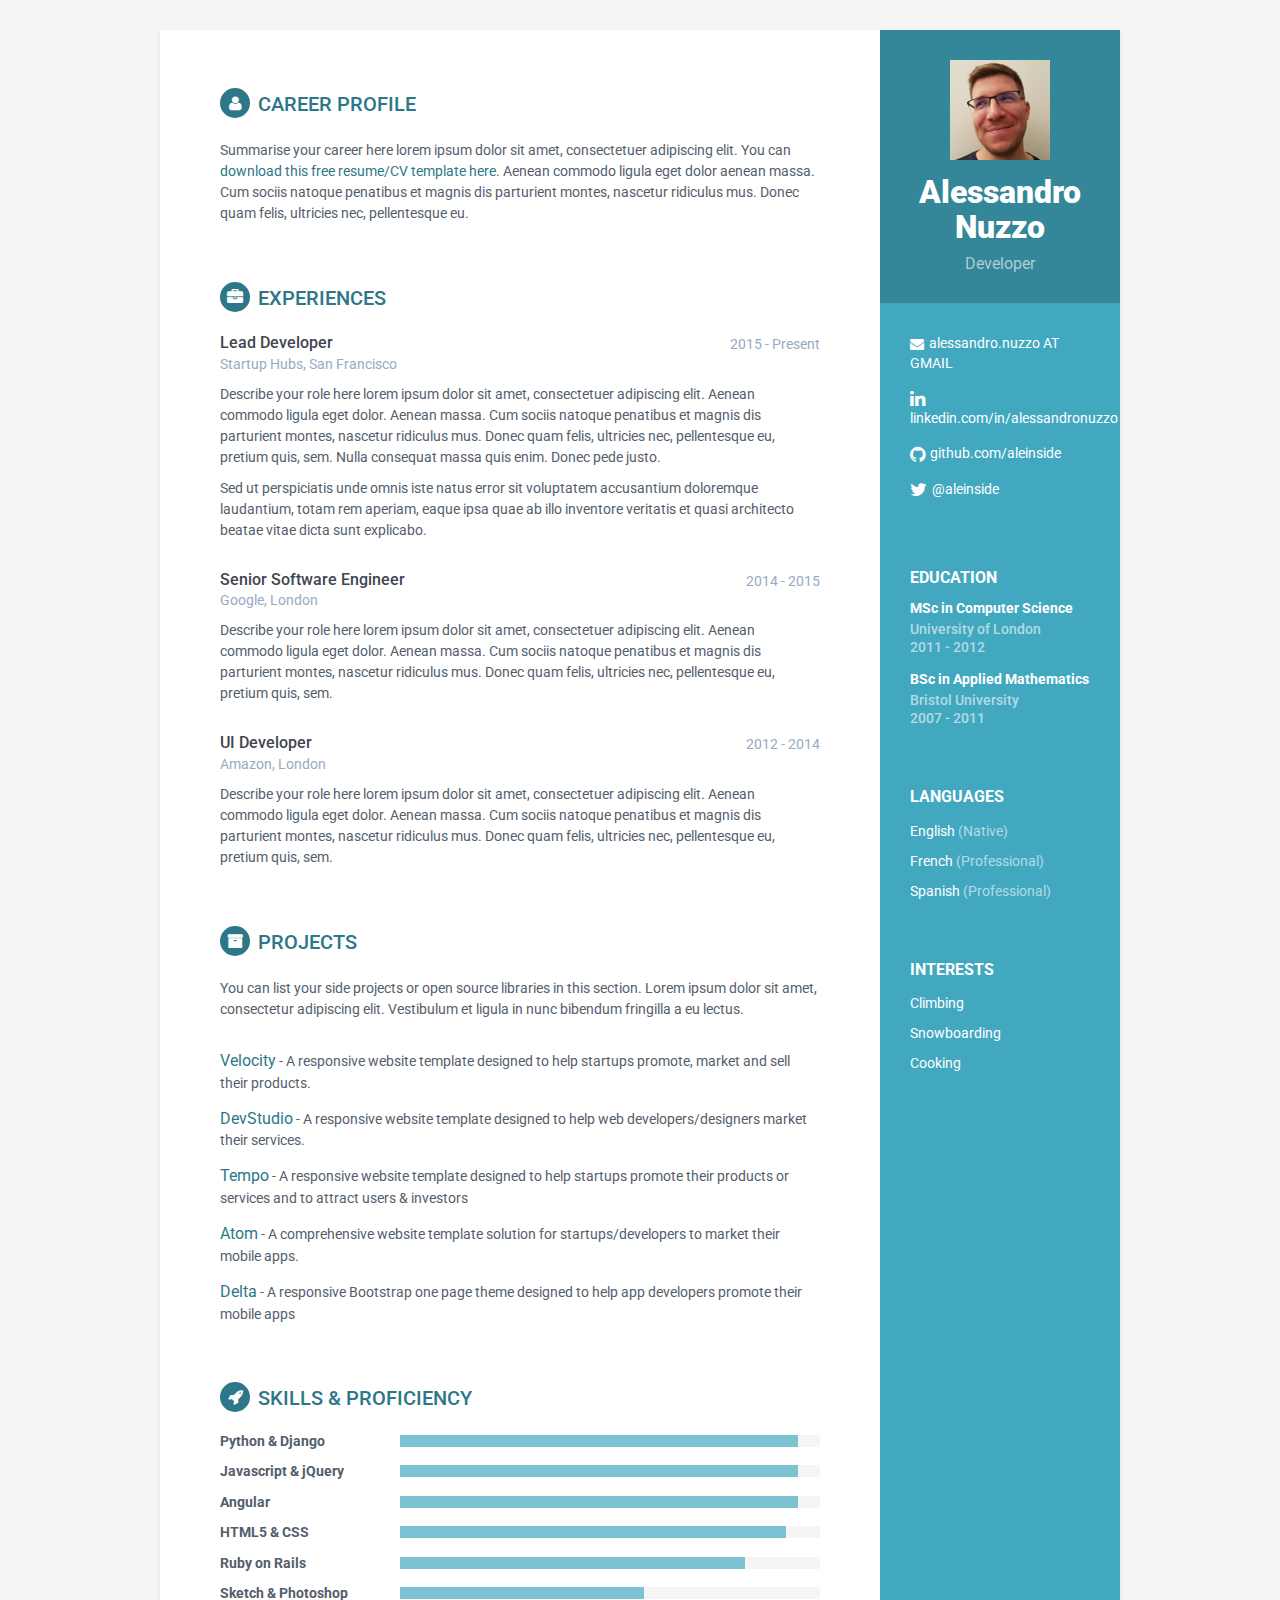
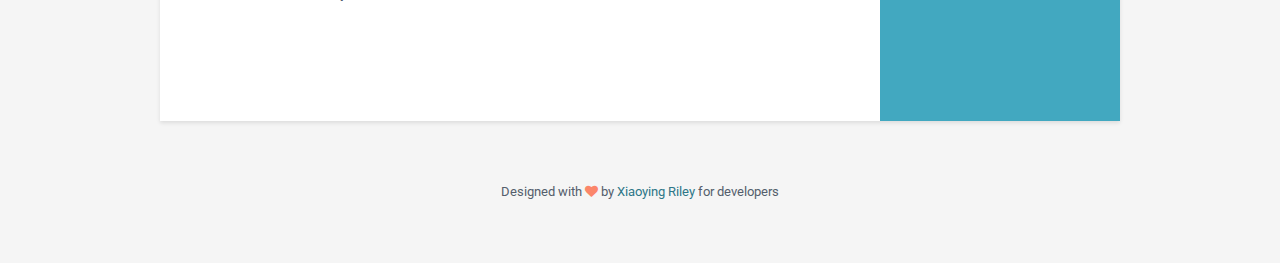
<file: index.html>
<!DOCTYPE html>
<!--[if IE 8]> <html lang="en" class="ie8"> <![endif]-->  
<!--[if IE 9]> <html lang="en" class="ie9"> <![endif]-->  
<!--[if !IE]><!--> <html lang="en"> <!--<![endif]-->  
<head>
    <title>Responsive Resume/CV Template for Developers</title>
    <!-- Meta -->
    <meta charset="utf-8">
    <meta http-equiv="X-UA-Compatible" content="IE=edge">
    <meta name="viewport" content="width=device-width, initial-scale=1.0">
    <meta name="description" content="Responsive HTML5 Resume/CV Template for Developers">
    <meta name="author" content="Xiaoying Riley at 3rd Wave Media">    
    <link rel="shortcut icon" href="favicon.ico">  
    <link href='https://fonts.googleapis.com/css?family=Roboto:400,500,400italic,300italic,300,500italic,700,700italic,900,900italic' rel='stylesheet' type='text/css'>
    <!-- Global CSS -->
    <link rel="stylesheet" href="assets/plugins/bootstrap/css/bootstrap.min.css">   
    <!-- Plugins CSS -->
    <link rel="stylesheet" href="assets/plugins/font-awesome/css/font-awesome.css">
    
    <!-- Theme CSS -->  
    <link id="theme-style" rel="stylesheet" href="assets/css/styles.css">
    <!-- HTML5 shim and Respond.js for IE8 support of HTML5 elements and media queries -->
    <!--[if lt IE 9]>
      <script src="https://oss.maxcdn.com/html5shiv/3.7.2/html5shiv.min.js"></script>
      <script src="https://oss.maxcdn.com/respond/1.4.2/respond.min.js"></script>
    <![endif]-->
</head> 

<body>
    <div class="wrapper">
        <div class="sidebar-wrapper">
            <div class="profile-container">
                <img class="profile" src="assets/images/profile.png" alt="" />
                <h1 class="name">Alessandro Nuzzo</h1>
                <h3 class="tagline">Developer</h3>
            </div><!--//profile-container-->
            
            <div class="contact-container container-block">
                <ul class="list-unstyled contact-list">
                    <li class="email"><i class="fa fa-envelope"></i>alessandro.nuzzo AT GMAIL</li>
                    <li class="linkedin"><i class="fa fa-linkedin"></i><a href="https://www.linkedin.com/in/alessandronuzzo/" target="_blank">linkedin.com/in/alessandronuzzo</a></li>
                    <li class="github"><i class="fa fa-github"></i><a href="https://github.com/aleinside" target="_blank">github.com/aleinside</a></li>
                    <li class="twitter"><i class="fa fa-twitter"></i><a href="https://twitter.com/aleinside" target="_blank">@aleinside</a></li>
                </ul>
            </div><!--//contact-container-->
            <div class="education-container container-block">
                <h2 class="container-block-title">Education</h2>
                <div class="item">
                    <h4 class="degree">MSc in Computer Science</h4>
                    <h5 class="meta">University of London</h5>
                    <div class="time">2011 - 2012</div>
                </div><!--//item-->
                <div class="item">
                    <h4 class="degree">BSc in Applied Mathematics</h4>
                    <h5 class="meta">Bristol University</h5>
                    <div class="time">2007 - 2011</div>
                </div><!--//item-->
            </div><!--//education-container-->
            
            <div class="languages-container container-block">
                <h2 class="container-block-title">Languages</h2>
                <ul class="list-unstyled interests-list">
                    <li>English <span class="lang-desc">(Native)</span></li>
                    <li>French <span class="lang-desc">(Professional)</span></li>
                    <li>Spanish <span class="lang-desc">(Professional)</span></li>
                </ul>
            </div><!--//interests-->
            
            <div class="interests-container container-block">
                <h2 class="container-block-title">Interests</h2>
                <ul class="list-unstyled interests-list">
                    <li>Climbing</li>
                    <li>Snowboarding</li>
                    <li>Cooking</li>
                </ul>
            </div><!--//interests-->
            
        </div><!--//sidebar-wrapper-->
        
        <div class="main-wrapper">
            
            <section class="section summary-section">
                <h2 class="section-title"><i class="fa fa-user"></i>Career Profile</h2>
                <div class="summary">
                    <p>Summarise your career here lorem ipsum dolor sit amet, consectetuer adipiscing elit. You can <a href="http://themes.3rdwavemedia.com/website-templates/orbit-free-resume-cv-template-for-developers/" target="_blank">download this free resume/CV template here</a>. Aenean commodo ligula eget dolor aenean massa. Cum sociis natoque penatibus et magnis dis parturient montes, nascetur ridiculus mus. Donec quam felis, ultricies nec, pellentesque eu.</p>
                </div><!--//summary-->
            </section><!--//section-->
            
            <section class="section experiences-section">
                <h2 class="section-title"><i class="fa fa-briefcase"></i>Experiences</h2>
                
                <div class="item">
                    <div class="meta">
                        <div class="upper-row">
                            <h3 class="job-title">Lead Developer</h3>
                            <div class="time">2015 - Present</div>
                        </div><!--//upper-row-->
                        <div class="company">Startup Hubs, San Francisco</div>
                    </div><!--//meta-->
                    <div class="details">
                        <p>Describe your role here lorem ipsum dolor sit amet, consectetuer adipiscing elit. Aenean commodo ligula eget dolor. Aenean massa. Cum sociis natoque penatibus et magnis dis parturient montes, nascetur ridiculus mus. Donec quam felis, ultricies nec, pellentesque eu, pretium quis, sem. Nulla consequat massa quis enim. Donec pede justo.</p>  
                        <p>Sed ut perspiciatis unde omnis iste natus error sit voluptatem accusantium doloremque laudantium, totam rem aperiam, eaque ipsa quae ab illo inventore veritatis et quasi architecto beatae vitae dicta sunt explicabo. </p>
                    </div><!--//details-->
                </div><!--//item-->
                
                <div class="item">
                    <div class="meta">
                        <div class="upper-row">
                            <h3 class="job-title">Senior Software Engineer</h3>
                            <div class="time">2014 - 2015</div>
                        </div><!--//upper-row-->
                        <div class="company">Google, London</div>
                    </div><!--//meta-->
                    <div class="details">
                        <p>Describe your role here lorem ipsum dolor sit amet, consectetuer adipiscing elit. Aenean commodo ligula eget dolor. Aenean massa. Cum sociis natoque penatibus et magnis dis parturient montes, nascetur ridiculus mus. Donec quam felis, ultricies nec, pellentesque eu, pretium quis, sem.</p>  
                        
                    </div><!--//details-->
                </div><!--//item-->
                
                <div class="item">
                    <div class="meta">
                        <div class="upper-row">
                            <h3 class="job-title">UI Developer</h3>
                            <div class="time">2012 - 2014</div>
                        </div><!--//upper-row-->
                        <div class="company">Amazon, London</div>
                    </div><!--//meta-->
                    <div class="details">
                        <p>Describe your role here lorem ipsum dolor sit amet, consectetuer adipiscing elit. Aenean commodo ligula eget dolor. Aenean massa. Cum sociis natoque penatibus et magnis dis parturient montes, nascetur ridiculus mus. Donec quam felis, ultricies nec, pellentesque eu, pretium quis, sem.</p>  
                    </div><!--//details-->
                </div><!--//item-->
                
            </section><!--//section-->
            
            <section class="section projects-section">
                <h2 class="section-title"><i class="fa fa-archive"></i>Projects</h2>
                <div class="intro">
                    <p>You can list your side projects or open source libraries in this section. Lorem ipsum dolor sit amet, consectetur adipiscing elit. Vestibulum et ligula in nunc bibendum fringilla a eu lectus.</p>
                </div><!--//intro-->
                <div class="item">
                    <span class="project-title"><a href="#hook">Velocity</a></span> - <span class="project-tagline">A responsive website template designed to help startups promote, market and sell their products.</span>
                    
                </div><!--//item-->
                <div class="item">
                    <span class="project-title"><a href="http://themes.3rdwavemedia.com/website-templates/responsive-bootstrap-theme-web-development-agencies-devstudio/" target="_blank">DevStudio</a></span> - 
                    <span class="project-tagline">A responsive website template designed to help web developers/designers market their services. </span>
                </div><!--//item-->
                <div class="item">
                    <span class="project-title"><a href="http://themes.3rdwavemedia.com/website-templates/responsive-bootstrap-theme-for-startups-tempo/" target="_blank">Tempo</a></span> - <span class="project-tagline">A responsive website template designed to help startups promote their products or services and to attract users &amp; investors</span>
                </div><!--//item-->
                <div class="item">
                    <span class="project-title"><a href="hhttp://themes.3rdwavemedia.com/website-templates/responsive-bootstrap-theme-mobile-apps-atom/" target="_blank">Atom</a></span> - <span class="project-tagline">A comprehensive website template solution for startups/developers to market their mobile apps. </span>
                </div><!--//item-->
                <div class="item">
                    <span class="project-title"><a href="http://themes.3rdwavemedia.com/website-templates/responsive-bootstrap-theme-for-mobile-apps-delta/" target="_blank">Delta</a></span> - <span class="project-tagline">A responsive Bootstrap one page theme designed to help app developers promote their mobile apps</span>
                </div><!--//item-->
            </section><!--//section-->
            
            <section class="skills-section section">
                <h2 class="section-title"><i class="fa fa-rocket"></i>Skills &amp; Proficiency</h2>
                <div class="skillset">        
                    <div class="item">
                        <h3 class="level-title">Python &amp; Django</h3>
                        <div class="level-bar">
                            <div class="level-bar-inner" data-level="98%">
                            </div>                                      
                        </div><!--//level-bar-->                                 
                    </div><!--//item-->
                    
                    <div class="item">
                        <h3 class="level-title">Javascript &amp; jQuery</h3>
                        <div class="level-bar">
                            <div class="level-bar-inner" data-level="98%">
                            </div>                                      
                        </div><!--//level-bar-->                                 
                    </div><!--//item-->
                    
                    <div class="item">
                        <h3 class="level-title">Angular</h3>
                        <div class="level-bar">
                            <div class="level-bar-inner" data-level="98%">
                            </div>                                      
                        </div><!--//level-bar-->                                 
                    </div><!--//item-->
                    
                    <div class="item">
                        <h3 class="level-title">HTML5 &amp; CSS</h3>
                        <div class="level-bar">
                            <div class="level-bar-inner" data-level="95%">
                            </div>                                      
                        </div><!--//level-bar-->                                 
                    </div><!--//item-->
                    
                    <div class="item">
                        <h3 class="level-title">Ruby on Rails</h3>
                        <div class="level-bar">
                            <div class="level-bar-inner" data-level="85%">
                            </div>                                      
                        </div><!--//level-bar-->                                 
                    </div><!--//item-->
                    
                    <div class="item">
                        <h3 class="level-title">Sketch &amp; Photoshop</h3>
                        <div class="level-bar">
                            <div class="level-bar-inner" data-level="60%">
                            </div>                                      
                        </div><!--//level-bar-->                                 
                    </div><!--//item-->
                    
                </div>  
            </section><!--//skills-section-->
            
        </div><!--//main-body-->
    </div>
 
    <footer class="footer">
        <div class="text-center">
                <!--/* This template is released under the Creative Commons Attribution 3.0 License. Please keep the attribution link below when using for your own project. Thank you for your support. :) If you'd like to use the template without the attribution, you can check out other license options via our website: themes.3rdwavemedia.com */-->
                <small class="copyright">Designed with <i class="fa fa-heart"></i> by <a href="http://themes.3rdwavemedia.com" target="_blank">Xiaoying Riley</a> for developers</small>
        </div><!--//container-->
    </footer><!--//footer-->
 
    <!-- Javascript -->          
    <script type="text/javascript" src="assets/plugins/jquery-1.11.3.min.js"></script>
    <script type="text/javascript" src="assets/plugins/bootstrap/js/bootstrap.min.js"></script>    
    <!-- custom js -->
    <script type="text/javascript" src="assets/js/main.js"></script>            
</body>
</html>
</file>
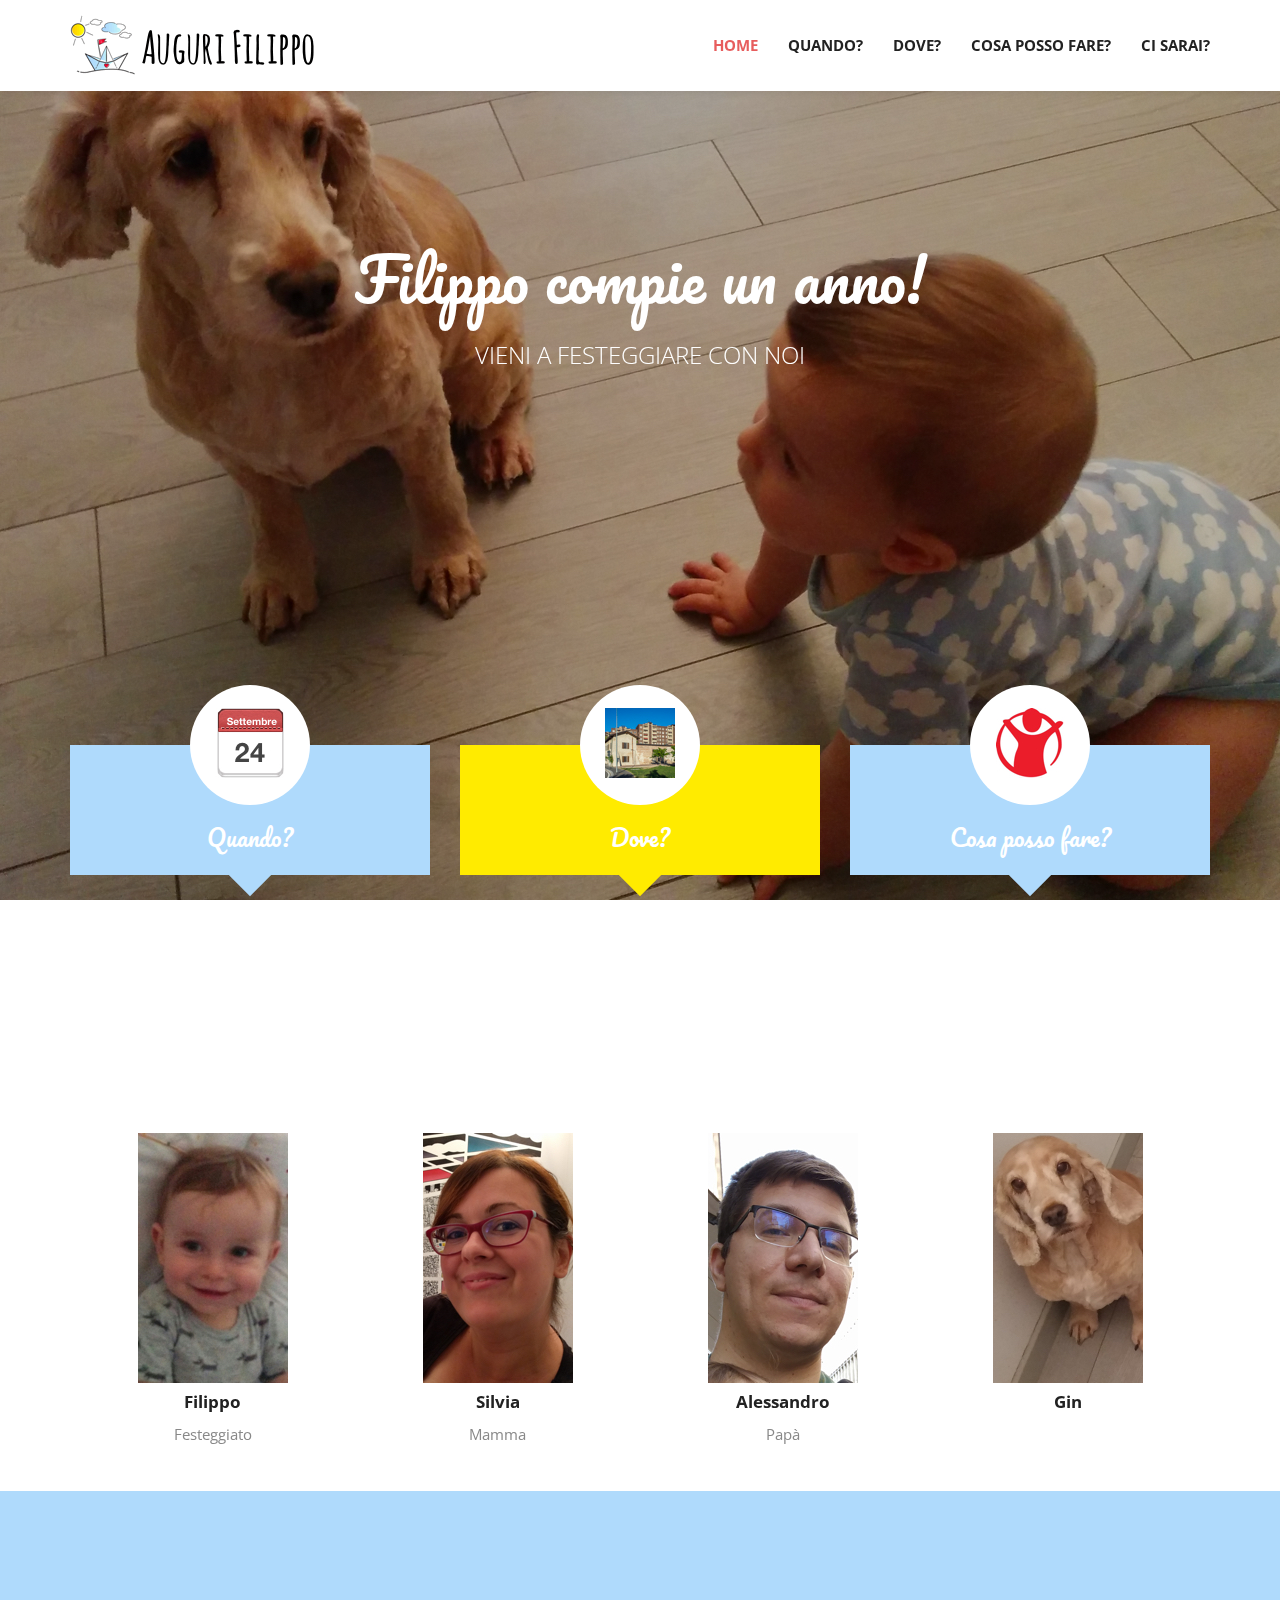
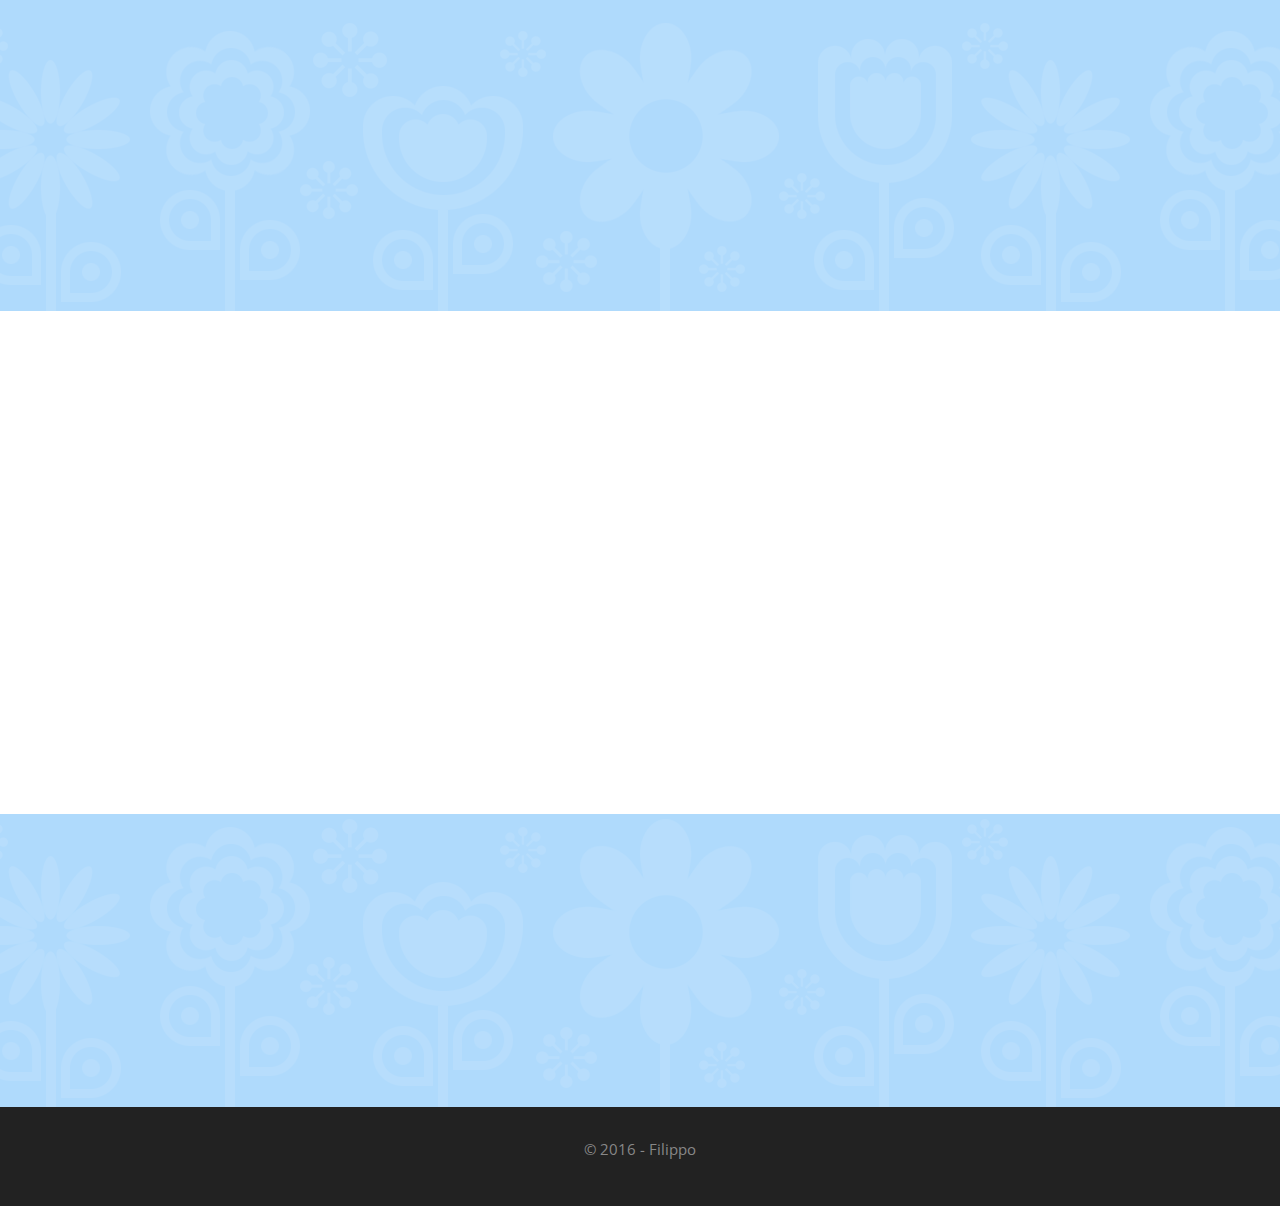
<file: filippo/index.html>
<!DOCTYPE html>
<html>
	<head>
		<meta name="robots" content="noindex">

		<meta charset="utf-8">
		<meta name="viewport" content="width=device-width, initial-scale=1.0">
		<meta name="description" content="">
		<meta name="author" content="">
		<title>Filippo - Primo compleanno</title>
		<link rel="shortcut icon" href="images/favicon.png">

		<!-- Bootstrap -->
		<link href="css/bootstrap.min.css" rel="stylesheet">

		<!-- Custom CSS -->
		<link href="css/style.css" rel="stylesheet">

		<!-- Superslides CSS -->
		<link href="css/superslides.css" rel="stylesheet">

		<!-- Owl Carousel stylesheet -->
		<link href="css/owl.carousel.css" rel="stylesheet">

		<!-- Owl Carousel Default Theme -->
		<link href="css/owl.theme.css" rel="stylesheet">

		<!-- Fancybox -->
		<link href="css/jquery.fancybox.css" rel="stylesheet">

		<!-- Google Fonts -->
		<link href="http://fonts.googleapis.com/css?family=Open+Sans:300,400,700,800|Pacifico" rel="stylesheet">

		<!-- Font Awesome Icons -->
		<link href="http://netdna.bootstrapcdn.com/font-awesome/4.0.2/css/font-awesome.css" rel="stylesheet">

		<!-- HTML5 shiv and Respond.js IE8 support of HTML5 elements and media queries -->
		<!--[if lt IE 9]>
		<script src="js/html5shiv.js"></script>
		<script src="js/respond.min.js"></script>
		<![endif]-->

	</head>
	<body data-spy="scroll" data-target=".navbar-collapse">

		<a id="home"></a>

		<!-- ========== BANNER START ========== -->

		<div id="slides">
			<div class="slides-container">
				<img src="images/filippo-slide-2.jpg" />
				<img src="images/filippo-slide-2.png" alt="" />
				<img src="images/filippo-slide-3.png" alt="" />
				<img src="images/filippo-slide-1.jpg" />
			</div>
			<div class="tint">
				<div class="welcome text-center">
					<h1>Filippo compie un anno!</h1>
					<p>Vieni a festeggiare con noi</p>
				</div>
			</div>
		</div>

		<!-- ========== BANNER END ========== -->

		<!-- ========== MENU START ========== -->

		<div class="navbar navbar-default navbar-fixed-top">
			<div class="container">
				<div class="navbar-header">
					<button type="button" class="navbar-toggle" data-toggle="collapse" data-target=".navbar-collapse">
						<span class="icon-bar"></span>
						<span class="icon-bar"></span>
						<span class="icon-bar"></span>
					</button>
					<a class="navbar-brand" href="index.html"><img src="images/logo.gif" alt="" class="img-responsive" /></a>
				</div>
				<div class="navbar-collapse collapse">
					<ul class="nav navbar-nav navbar-right">
						<li><a href="#home">HOME</a></li>
						<li><a href="#when">QUANDO?</a></li>
						<li><a href="#where">DOVE?</a></li>
						<li><a href="#donation">COSA POSSO FARE?</a></li>
						<li><a href="#rsvp">CI SARAI?</a></li>
					</ul>
				</div>
			</div>
		</div>

		<!-- ========== MENU END ========== -->

		<!-- ========== ROOMS START ========== -->

		<div id="rooms">
			<div class="container text-center">
				<div class="row no-fade">
					<div class="col-sm-4">
						<a href="#when">
							<div class="box background background1">
								<h3>Quando?</h3>
							</div>
							<div class="icon img-circle">
								<img src="images/mini-calendario.jpg" alt="" />
							</div>
							<div class="arrow background background1"></div>
						</a>
					</div>
					<div class="col-sm-4">
						<a href="#where">
							<div class="box background background2">
								<h3>Dove?</h3>
							</div>
							<div class="icon img-circle">
								<img src="images/logo_mare.jpg" alt="" />
							</div>
							<div class="arrow background background2"></div>
						</a>
					</div>
					<div class="col-sm-4">
						<a href="#donation">
							<div class="box background background3">
								<h3>Cosa posso fare?</h3>
							</div>
							<div class="icon img-circle">
								<img src="images/save-children-logo.jpg" alt="" />
							</div>
							<div class="arrow background background3"></div>
						</a>
					</div>
				</div>
			</div>
		</div>

		<!-- ========== ROOMS END ========== -->

		<!-- ========== WHEN START ========== -->

		<section id="when">
			<div class="container text-center">
				<div class="row">
					<div class="col-md-8 col-md-offset-2">
						<h2>Quando festeggiamo?</h2>
						<h5>SABATO 24 SETTEMBRE</h5>
						<p>Save the date! <strong>Sabato 24 settembre</strong> ci troviamo per un pranzo a buffet dalle 12:30 alle 17:00 circa.</p>
						<p>&nbsp;</p>
					</div>
				</div>
				<div class="row-margin owl-carousel">
					<div>
						<div class="item">
							<img src="images/filippo.jpg" alt="" />
							<h4>Filippo</h4>
							<p>Festeggiato</p>
						</div>
					</div>
					<div>
						<div class="item">
							<img src="images/silvia.jpg" alt="" />
							<h4>Silvia</h4>
							<p>Mamma</p>
						</div>
					</div>
					<div>
						<div class="item">
							<img src="images/ale.jpg" alt="" />
							<h4>Alessandro</h4>
							<p>Papà</p>
						</div>
					</div>
					<div>
						<div class="item">
							<img src="images/gin.jpg" alt="" />
							<h4>Gin</h4>
						</div>
					</div>
				</div>
			</div>
		</section>

		<!-- ========== WHEN END ========== -->

		<!-- ========== WHERE START ========== -->

		<section class="background background1 background-image" id="where">
			<div class="container">
				<div class="row text-center">
					<div class="col-sm-12">
						<h2>Dove festeggiamo?</h2>
						<h5>MARE CULTURALE URBANO</h5>
					</div>
				</div>
				<div class="row">
					<div class="col-sm-3"></div>
					<div class="col-sm-6">
						<p>Andiamo tutti al mare!<br>
						Mare Culturale Urbano in Cascina Torrette si trova in via Giuseppe Gabetti, 15 a Milano in zona 7.</p>
						<p><a href="https://www.google.it/maps/place/mare+culturale+urbano/@45.4694288,9.1202188,17z/data=!3m1!4b1!4m2!3m1!1s0x4786c18ec48fce9f:0x21e49ddd6c7c35bd" target="_blank">Qui trovi la mappa</a>.</p>
					</div>
					<div class="col-sm-3"></div>
				</div>
				<div class="row text-center">
					<div class="col-sm-12">
						<p>&nbsp;</p>
						<p><a href="http://maremilano.org/" target="_blank" class="btn btn-lg btn-transparent">VISITA IL SITO DI MAREMILANO.org</a></p>
					</div>
				</div>
			</div>
		</section>

		<!-- ========== WHERE END ========== -->

		<!-- ========== DONATION START ========== -->

		<section id="donation">
			<div class="container">
				<div class="row">
					<div class="col-sm-12">
						<h2 class="text-center">Cosa posso fare?</h2>
						<h5 class="text-center">VUOI FARE UN REGALO A FILIPPO?</h5>

						<div class="row">
							<div class="col-sm-3"></div>
							<div class="col-sm-6">
								<p>Ci siamo chiesti molte volte quale potesse essere il <strong>regalo giusto</strong> per festeggiare il primo anno di Filippo,
									ma <strong>nessun oggetto</strong>, per quanto costoso, ci sembrava <strong>all'altezza di questa occasione</strong>. </p>
								<p>Così abbiamo deciso di <strong>regalare a Filippo</strong> la speranza di crescere in un <strong>mondo più giusto</strong>.</p>
								<p>Se anche tu vuoi fare un <strong>regalo a Filippo</strong>, aiutaci a costruire <strong>questa speranza</strong>.</p>
							</div>
							<div class="col-sm-3"></div>
						</div>

						<div class="row text-center">
							<div class="col-sm-12">
								<p>&nbsp;</p>
								<p><a href="http://desideri.savethechildren.it/listeregali/webtexweddingregistry/index/registry/id/W3XY2/" target="_blank" class="btn btn-lg btn-warning">PARTECIPA ALLA NOSTRA LISTA<br> PER SAVE THE CHILDREN</a></p>
							</div>
						</div>
					</div>

					</div>
				</div>
			</div>
		</section>

		<!-- ========== DONATION END ========== -->

		<!-- ========== CONTACT START ========== -->

		<section class="background background1 background-image" id="rsvp">
			<div class="container">
				<div class="row text-center">
					<div class="col-sm-12">
						<h2>Ci sarai?</h2>
						<h5>FACCI SAPERE SE SARAI DEI NOSTRI</h5>


						<div class="row text-center">
							<div class="col-sm-12">
								<p>&nbsp;</p>
								<p><a href="https://goo.gl/forms/nM8PKNAicSMVfgFv2" class="btn btn-lg btn-transparent" target="_blank">compila il form di RSVP</a></p>
							</div>
						</div>


					</div>
				</div>
			</div>
		</section>

		<!-- ========== CONTACT END ========== -->

		<!-- ========== FOOTER START ========== -->

		<footer>
			<div class="container">
				<div class="row text-center">
					<div class="col-sm-12">
						<p>&copy; 2016 - Filippo</p>
					</div>
				</div>
			</div>
		</footer>

		<!-- ========== FOOTER END ========== -->

		<!-- Modernizr Plugin -->
		<script src="js/modernizr.custom.97074.js"></script>

		<!-- jQuery (necessary for Bootstrap's JavaScript plugins) -->
		<script src="js/jquery-1.10.2.min.js"></script>

		<!-- Bootstrap Plugins -->
		<script src="js/bootstrap.min.js"></script>

		<!-- Retina Plugin -->
		<script src="js/retina-1.1.0.min.js"></script>

		<!-- Superslides Plugin -->
		<script src="js/jquery.easing.1.3.js"></script>
		<script src="js/jquery.animate-enhanced.min.js"></script>
		<script src="js/jquery.superslides.js"></script>

		<!-- Owl Carousel Plugin -->
		<script src="js/owl.carousel.js"></script>

		<!-- Direction-aware Hover Effect Plugin -->
		<script src="js/jquery.hoverdir.js"></script>

		<!-- Fancybox Plugin -->
		<script src="js/jquery.fancybox.js"></script>

		<!-- Contact form processing plugin -->
		<script src="js/magic.js"></script>

		<!-- jQuery Settings -->
		<script src="js/settings.js"></script>


	</body>
</html>
</file>
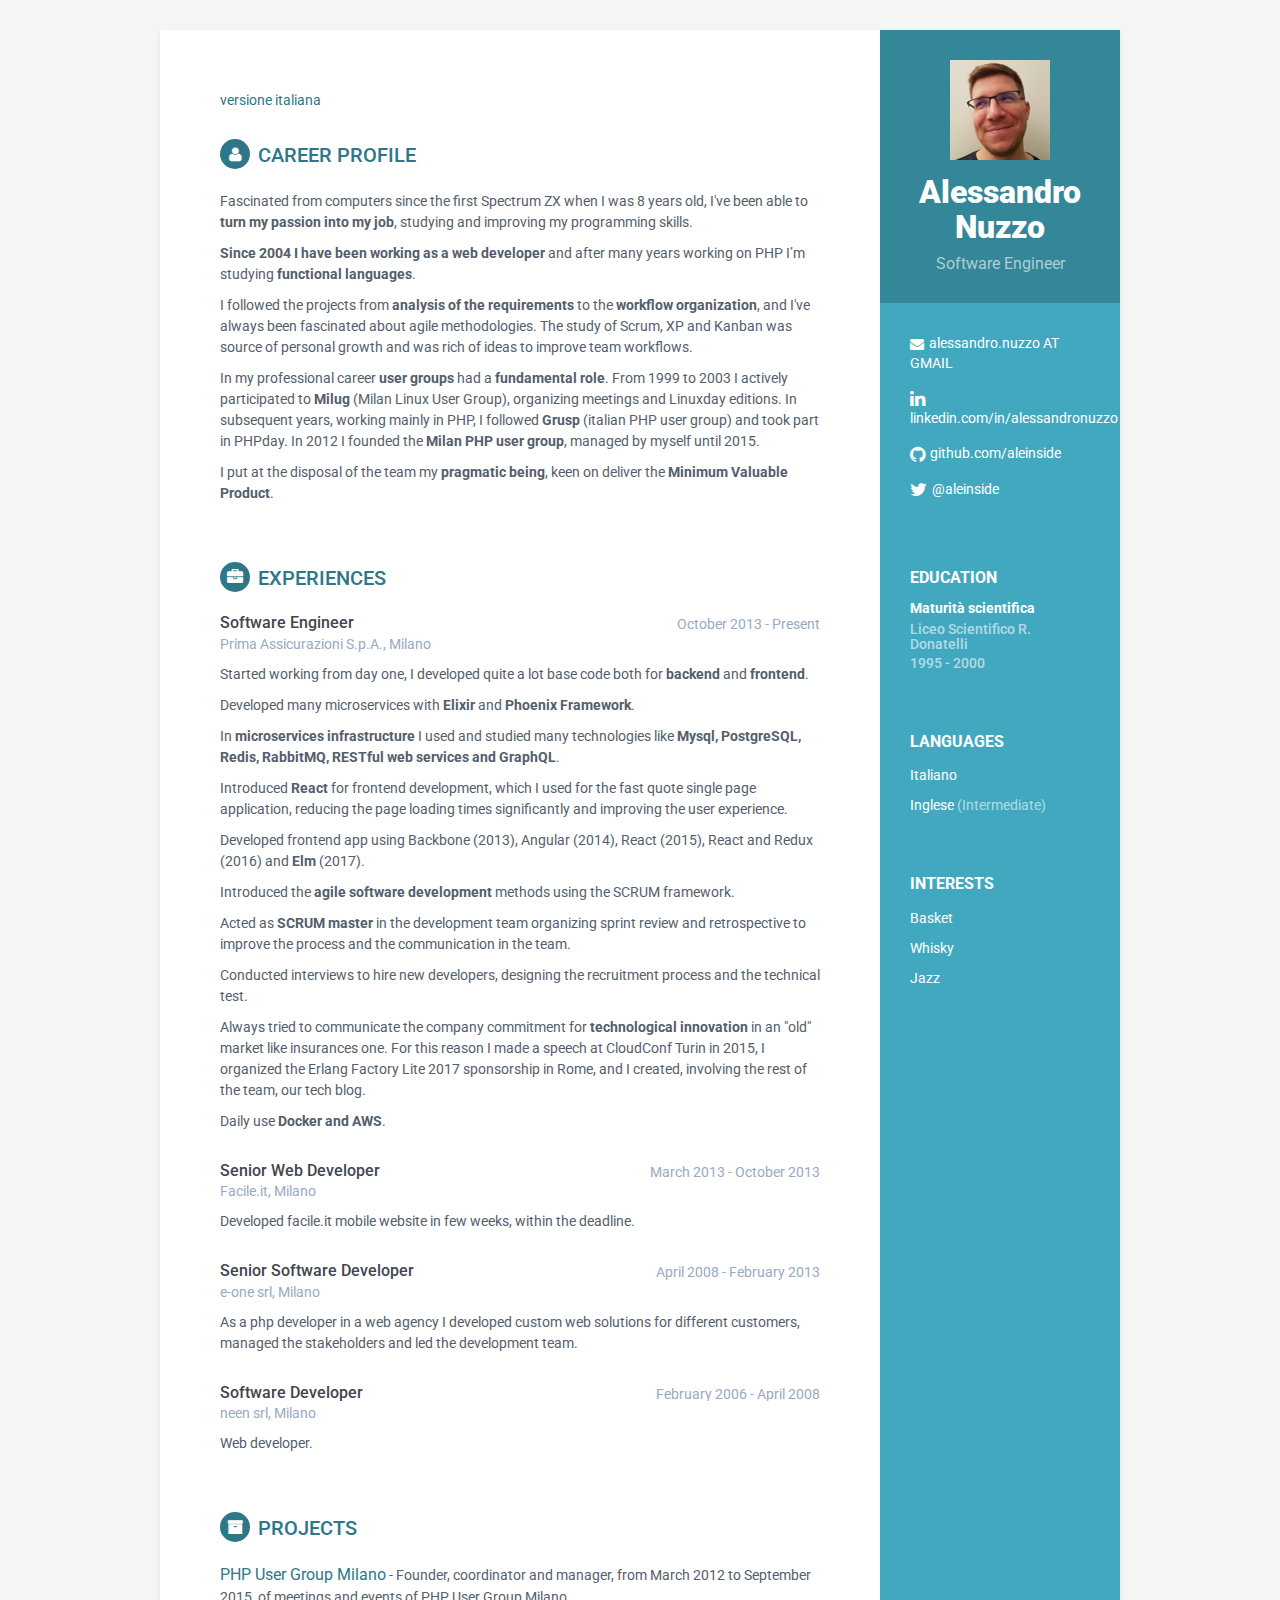
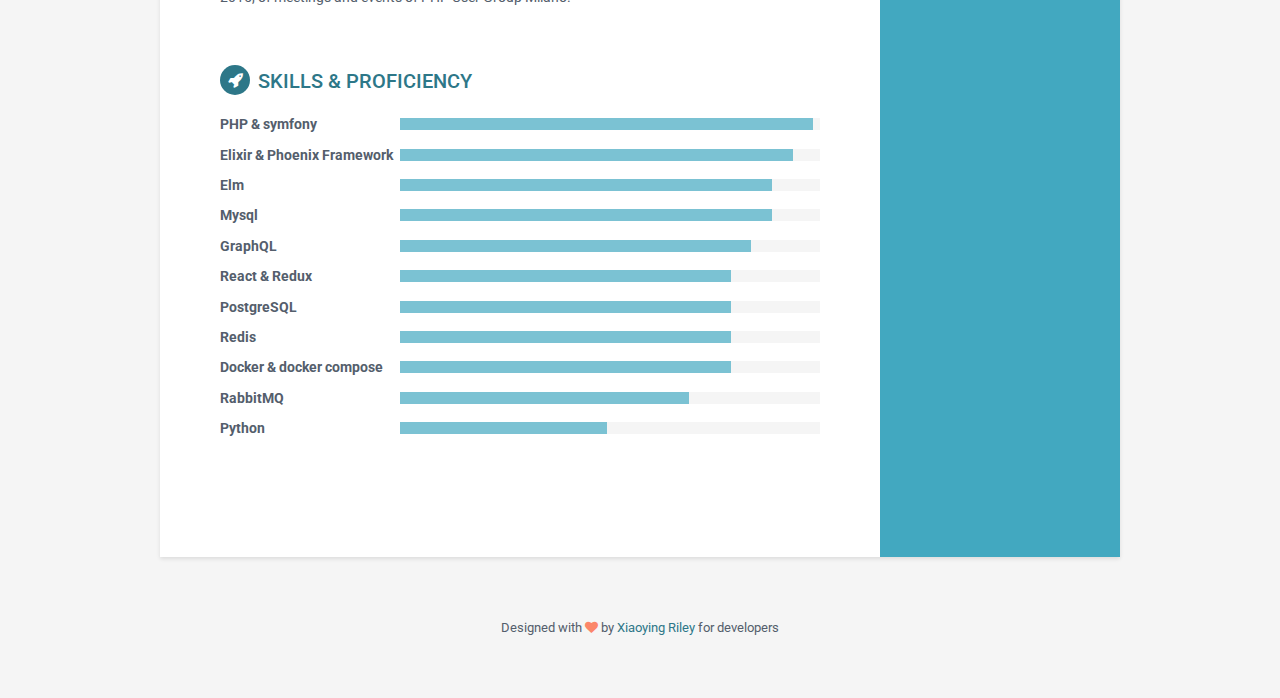
<file: en.html>
<!DOCTYPE html>
<!--[if IE 8]> <html lang="en" class="ie8"> <![endif]-->
<!--[if IE 9]> <html lang="en" class="ie9"> <![endif]-->
<!--[if !IE]><!--> <html lang="en"> <!--<![endif]-->
<head>
    <title>Alessandro Nuzzo - Software Engineer</title>
    <!-- Meta -->
    <meta charset="utf-8">
    <meta http-equiv="X-UA-Compatible" content="IE=edge">
    <meta name="viewport" content="width=device-width, initial-scale=1.0">
    <meta name="description" content="Alessandro Nuzzo - Software Engineer">
    <link rel="shortcut icon" href="favicon.ico">
    <link href='https://fonts.googleapis.com/css?family=Roboto:400,500,400italic,300italic,300,500italic,700,700italic,900,900italic' rel='stylesheet' type='text/css'>
    <!-- Global CSS -->
    <link rel="stylesheet" href="assets/plugins/bootstrap/css/bootstrap.min.css">
    <!-- Plugins CSS -->
    <link rel="stylesheet" href="assets/plugins/font-awesome/css/font-awesome.css">

    <!-- Theme CSS -->
    <link id="theme-style" rel="stylesheet" href="assets/css/styles.css">
    <!-- HTML5 shim and Respond.js for IE8 support of HTML5 elements and media queries -->
    <!--[if lt IE 9]>
      <script src="https://oss.maxcdn.com/html5shiv/3.7.2/html5shiv.min.js"></script>
      <script src="https://oss.maxcdn.com/respond/1.4.2/respond.min.js"></script>
    <![endif]-->
</head>

<body>
    <div class="wrapper">
        <div class="sidebar-wrapper">
            <div class="profile-container">
                <img class="profile" src="assets/images/profile.png" alt="" />
                <h1 class="name">Alessandro Nuzzo</h1>
                <h3 class="tagline">Software Engineer</h3>
            </div><!--//profile-container-->

            <div class="contact-container container-block">
                <ul class="list-unstyled contact-list">
                    <li class="email"><i class="fa fa-envelope"></i>alessandro.nuzzo AT GMAIL</li>
                    <li class="linkedin"><i class="fa fa-linkedin"></i><a href="https://www.linkedin.com/in/alessandronuzzo/" target="_blank">linkedin.com/in/alessandronuzzo</a></li>
                    <li class="github"><i class="fa fa-github"></i><a href="https://github.com/aleinside" target="_blank">github.com/aleinside</a></li>
                    <li class="twitter"><i class="fa fa-twitter"></i><a href="https://twitter.com/aleinside" target="_blank">@aleinside</a></li>
                </ul>
            </div><!--//contact-container-->
            <div class="education-container container-block">
                <h2 class="container-block-title">Education</h2>
                <div class="item">
                    <h4 class="degree">Maturità scientifica</h4>
                    <h5 class="meta">Liceo Scientifico R. Donatelli</h5>
                    <div class="time">1995 - 2000</div>
                </div><!--//item-->
            </div><!--//education-container-->

            <div class="languages-container container-block">
                <h2 class="container-block-title">Languages</h2>
                <ul class="list-unstyled interests-list">
                    <li>Italiano </li>
                    <li>Inglese <span class="lang-desc">(Intermediate)</span></li>
                </ul>
            </div><!--//interests-->

            <div class="interests-container container-block">
                <h2 class="container-block-title">Interests</h2>
                <ul class="list-unstyled interests-list">
                    <li>Basket</li>
                    <li>Whisky</li>
                    <li>Jazz</li>
                </ul>
            </div><!--//interests-->

        </div><!--//sidebar-wrapper-->

        <div class="main-wrapper">

            <p><a href="index.html">versione italiana</a></p><br>

            <section class="section summary-section">
                <h2 class="section-title"><i class="fa fa-user"></i>Career Profile</h2>
                <div class="summary">
                    <p>Fascinated from computers since the first Spectrum ZX when I was 8 years old, I've been able to <strong>turn my passion into my job</strong>, studying and improving my programming skills.</p>
                    <p><strong>Since 2004 I have been working as a web developer</strong> and after many years working on PHP I’m studying <strong>functional languages</strong>.</p>
                    <p>I followed the projects from <strong>analysis of the requirements</strong> to the <strong>workflow organization</strong>, and I've always been fascinated about agile methodologies. The study of Scrum, XP and Kanban was source of personal growth and was rich of ideas to improve team workflows.</p>
                    <p>In my professional career <strong>user groups</strong> had a <strong>fundamental role</strong>. From 1999 to 2003 I actively participated to <strong>Milug</strong> (Milan Linux User Group), organizing meetings and Linuxday editions. In subsequent years, working mainly in PHP, I followed <strong>Grusp</strong> (italian PHP user group) and took part in PHPday. In 2012 I founded the <strong>Milan PHP user group</strong>, managed by myself until 2015.</p>
                    <p>I put at the disposal of the team my <strong>pragmatic being</strong>, keen on deliver the <strong>Minimum Valuable Product</strong>.</p>
                </div><!--//summary-->
            </section><!--//section-->

            <section class="section experiences-section">
                <h2 class="section-title"><i class="fa fa-briefcase"></i>Experiences</h2>

                <div class="item">
                    <div class="meta">
                        <div class="upper-row">
                            <h3 class="job-title">Software Engineer</h3>
                            <div class="time">October 2013 - Present</div>
                        </div><!--//upper-row-->
                        <div class="company">Prima Assicurazioni S.p.A., Milano</div>
                    </div><!--//meta-->
                    <div class="details">
                        <p>Started working from day one, I developed quite a lot base code both for <strong>backend</strong> and <strong>frontend</strong>.</p>
                        <p>Developed many microservices with <strong>Elixir</strong> and <strong>Phoenix Framework</strong>.</p>
                        <p>In <strong>microservices infrastructure</strong> I used and studied many technologies like <strong>Mysql, PostgreSQL, Redis, RabbitMQ, RESTful web services and GraphQL</strong>.</p>
                        <p>Introduced <strong>React</strong> for frontend development, which I used for the fast quote single page application, reducing the page loading times significantly and improving the user experience.</p>
                        <p>Developed frontend app using Backbone (2013), Angular (2014), React (2015), React and Redux (2016) and <strong>Elm</strong> (2017).</p>
                        <p>Introduced the <strong>agile software development</strong> methods using the SCRUM framework.</p>
                        <p>Acted as <strong>SCRUM master</strong> in the development team organizing sprint review and retrospective to improve the process and the communication in the team.</p>
                        <p>Conducted interviews to hire new developers, designing the recruitment process and the technical test.</p>
                        <p>Always tried to communicate the company commitment for <strong>technological innovation</strong> in an "old" market like insurances one. For this reason I made a speech at CloudConf Turin in 2015, I organized the Erlang Factory Lite 2017 sponsorship in Rome, and I created, involving the rest of the team, our tech blog.
                        <p>Daily use <strong>Docker and AWS</strong>.</p>
                    </div><!--//details-->
                </div><!--//item-->

                <div class="item">
                    <div class="meta">
                        <div class="upper-row">
                            <h3 class="job-title">Senior Web Developer</h3>
                            <div class="time">March 2013 - October 2013</div>
                        </div><!--//upper-row-->
                        <div class="company">Facile.it, Milano</div>
                    </div><!--//meta-->
                    <div class="details">
                        <p>Developed facile.it mobile website in few weeks, within the deadline.</p>
                    </div><!--//details-->
                </div><!--//item-->

                <div class="item">
                    <div class="meta">
                        <div class="upper-row">
                            <h3 class="job-title">Senior Software Developer</h3>
                            <div class="time">April 2008 - February 2013</div>
                        </div><!--//upper-row-->
                        <div class="company">e-one srl, Milano</div>
                    </div><!--//meta-->
                    <div class="details">
                        <p>As a php developer in a web agency I developed custom web solutions for different customers, managed the stakeholders and led the development team.</p>
                    </div><!--//details-->
                </div><!--//item-->

                <div class="item">
                    <div class="meta">
                        <div class="upper-row">
                            <h3 class="job-title">Software Developer</h3>
                            <div class="time">February 2006 - April 2008</div>
                        </div><!--//upper-row-->
                        <div class="company">neen srl, Milano</div>
                    </div><!--//meta-->
                    <div class="details">
                        <p>Web developer.</p>
                    </div><!--//details-->
                </div><!--//item-->

            </section><!--//section-->

            <section class="section projects-section">
                <h2 class="section-title"><i class="fa fa-archive"></i>Projects</h2>
                <div class="item">
                    <span class="project-title"><a href="http://milano.grusp.org" target="_blank">PHP User Group Milano</a></span> - <span class="project-tagline">Founder, coordinator and manager, from March 2012 to September 2015, of meetings and events of PHP User Group Milano.</span>
                </div><!--//item-->
            </section><!--//section-->

            <section class="skills-section section">
                <h2 class="section-title"><i class="fa fa-rocket"></i>Skills &amp; Proficiency</h2>
                <div class="skillset">
                    <div class="item">
                        <h3 class="level-title">PHP & symfony</h3>
                        <div class="level-bar">
                            <div class="level-bar-inner" data-level="100%">
                            </div>
                        </div><!--//level-bar-->
                    </div><!--//item-->
                    <div class="item">
                        <h3 class="level-title">Elixir & Phoenix Framework</h3>
                        <div class="level-bar">
                            <div class="level-bar-inner" data-level="95%">
                            </div>
                        </div><!--//level-bar-->
                    </div><!--//item-->
                    <div class="item">
                        <h3 class="level-title">Elm</h3>
                        <div class="level-bar">
                            <div class="level-bar-inner" data-level="90%">
                            </div>
                        </div><!--//level-bar-->
                    </div><!--//item-->
                    <div class="item">
                        <h3 class="level-title">Mysql</h3>
                        <div class="level-bar">
                            <div class="level-bar-inner" data-level="90%">
                            </div>
                        </div><!--//level-bar-->
                    </div><!--//item-->
                    <div class="item">
                        <h3 class="level-title">GraphQL</h3>
                        <div class="level-bar">
                            <div class="level-bar-inner" data-level="85%">
                            </div>
                        </div><!--//level-bar-->
                    </div><!--//item-->
                    <div class="item">
                        <h3 class="level-title">React & Redux</h3>
                        <div class="level-bar">
                            <div class="level-bar-inner" data-level="80%">
                            </div>
                        </div><!--//level-bar-->
                    </div><!--//item-->
                    <div class="item">
                        <h3 class="level-title">PostgreSQL</h3>
                        <div class="level-bar">
                            <div class="level-bar-inner" data-level="80%">
                            </div>
                        </div><!--//level-bar-->
                    </div><!--//item-->
                    <div class="item">
                        <h3 class="level-title">Redis</h3>
                        <div class="level-bar">
                            <div class="level-bar-inner" data-level="80%">
                            </div>
                        </div><!--//level-bar-->
                    </div><!--//item-->
                    <div class="item">
                        <h3 class="level-title">Docker & docker compose</h3>
                        <div class="level-bar">
                            <div class="level-bar-inner" data-level="80%">
                            </div>
                        </div><!--//level-bar-->
                    </div><!--//item-->
                    <div class="item">
                        <h3 class="level-title">RabbitMQ</h3>
                        <div class="level-bar">
                            <div class="level-bar-inner" data-level="70%">
                            </div>
                        </div><!--//level-bar-->
                    </div><!--//item-->
                    <div class="item">
                        <h3 class="level-title">Python</h3>
                        <div class="level-bar">
                            <div class="level-bar-inner" data-level="50%">
                            </div>
                        </div><!--//level-bar-->
                    </div><!--//item-->
                </div>
            </section><!--//skills-section-->

        </div><!--//main-body-->
    </div>

    <footer class="footer">
        <div class="text-center">
                <!--/* This template is released under the Creative Commons Attribution 3.0 License. Please keep the attribution link below when using for your own project. Thank you for your support. :) If you'd like to use the template without the attribution, you can check out other license options via our website: themes.3rdwavemedia.com */-->
                <small class="copyright">Designed with <i class="fa fa-heart"></i> by <a href="http://themes.3rdwavemedia.com" target="_blank">Xiaoying Riley</a> for developers</small>
        </div><!--//container-->
    </footer><!--//footer-->

    <!-- Javascript -->
    <script type="text/javascript" src="assets/plugins/jquery-1.11.3.min.js"></script>
    <script type="text/javascript" src="assets/plugins/bootstrap/js/bootstrap.min.js"></script>
    <!-- custom js -->
    <script type="text/javascript" src="assets/js/main.js"></script>
</body>
</html>
</file>
<file: assets/css/styles.css>
/*   
 * Template Name: Orbit - Responsive Resume/CV Template for Developers
 * Version: 1.0
 * Author: Xiaoying Riley
 * Twitter: @3rdwave_themes
 * License: Creative Commons Attribution 3.0 License
 * Website: http://themes.3rdwavemedia.com/
*/
/* styles.css */
/* ======= Base ======= */
body {
  font-family: 'Roboto', sans-serif;
  color: #545E6C;
  background: #f5f5f5;
  font-size: 14px;
  padding: 30px;
  -webkit-font-smoothing: antialiased;
  -moz-osx-font-smoothing: grayscale;
}
h1,
h2,
h3,
h4,
h5,
h6 {
  font-weight: 700;
}
a {
  color: #2d7788;
  -webkit-transition: all 0.4s ease-in-out;
  -moz-transition: all 0.4s ease-in-out;
  -ms-transition: all 0.4s ease-in-out;
  -o-transition: all 0.4s ease-in-out;
}
a:hover {
  text-decoration: underline;
  color: #1a454f;
}
a:focus {
  text-decoration: none;
}
p {
  line-height: 1.5;
}
.wrapper {
  background: #42A8C0;
  max-width: 960px;
  margin: 0 auto;
  position: relative;
  -webkit-box-shadow: 0px 2px 4px rgba(0, 0, 0, 0.1);
  -moz-box-shadow: 0px 2px 4px rgba(0, 0, 0, 0.1);
  box-shadow: 0px 2px 4px rgba(0, 0, 0, 0.1);
}
.sidebar-wrapper {
  background: #42A8C0;
  position: absolute;
  right: 0;
  width: 240px;
  height: 100%;
  min-height: 800px;
  color: #fff;
}
.sidebar-wrapper a {
  color: #fff;
}
.sidebar-wrapper .profile-container {
  padding: 30px;
  background: rgba(0, 0, 0, 0.2);
  text-align: center;
  color: #fff;
}
.sidebar-wrapper .name {
  font-size: 32px;
  font-weight: 900;
  margin-top: 0;
  margin-bottom: 10px;
}
.sidebar-wrapper .tagline {
  color: rgba(255, 255, 255, 0.6);
  font-size: 16px;
  font-weight: 400;
  margin-top: 0;
  margin-bottom: 0;
}
.sidebar-wrapper .profile {
  margin-bottom: 15px;
}
.sidebar-wrapper .contact-list .fa {
  margin-right: 5px;
  font-size: 18px;
  vertical-align: middle;
}
.sidebar-wrapper .contact-list li {
  margin-bottom: 15px;
}
.sidebar-wrapper .contact-list li:last-child {
  margin-bottom: 0;
}
.sidebar-wrapper .contact-list .email .fa {
  font-size: 14px;
}
.sidebar-wrapper .container-block {
  padding: 30px;
}
.sidebar-wrapper .container-block-title {
  text-transform: uppercase;
  font-size: 16px;
  font-weight: 700;
  margin-top: 0;
  margin-bottom: 15px;
}
.sidebar-wrapper .degree {
  font-size: 14px;
  margin-top: 0;
  margin-bottom: 5px;
}
.sidebar-wrapper .education-container .item {
  margin-bottom: 15px;
}
.sidebar-wrapper .education-container .item:last-child {
  margin-bottom: 0;
}
.sidebar-wrapper .education-container .meta {
  color: rgba(255, 255, 255, 0.6);
  font-weight: 500;
  margin-bottom: 0px;
  margin-top: 0;
}
.sidebar-wrapper .education-container .time {
  color: rgba(255, 255, 255, 0.6);
  font-weight: 500;
  margin-bottom: 0px;
}
.sidebar-wrapper .languages-container .lang-desc {
  color: rgba(255, 255, 255, 0.6);
}
.sidebar-wrapper .languages-list {
  margin-bottom: 0;
}
.sidebar-wrapper .languages-list li {
  margin-bottom: 10px;
}
.sidebar-wrapper .languages-list li:last-child {
  margin-bottom: 0;
}
.sidebar-wrapper .interests-list {
  margin-bottom: 0;
}
.sidebar-wrapper .interests-list li {
  margin-bottom: 10px;
}
.sidebar-wrapper .interests-list li:last-child {
  margin-bottom: 0;
}
.main-wrapper {
  background: #fff;
  padding: 60px;
  padding-right: 300px;
}
.main-wrapper .section-title {
  text-transform: uppercase;
  font-size: 20px;
  font-weight: 500;
  color: #2d7788;
  position: relative;
  margin-top: 0;
  margin-bottom: 20px;
}
.main-wrapper .section-title .fa {
  width: 30px;
  height: 30px;
  margin-right: 8px;
  display: inline-block;
  color: #fff;
  -webkit-border-radius: 50%;
  -moz-border-radius: 50%;
  -ms-border-radius: 50%;
  -o-border-radius: 50%;
  border-radius: 50%;
  -moz-background-clip: padding;
  -webkit-background-clip: padding-box;
  background-clip: padding-box;
  background: #2d7788;
  text-align: center;
  padding-top: 8px;
  font-size: 16px;
  position: relative;
  top: -2px;
}
.main-wrapper .section {
  margin-bottom: 60px;
}
.main-wrapper .experiences-section .item {
  margin-bottom: 30px;
}
.main-wrapper .upper-row {
  position: relative;
  overflow: hidden;
  margin-bottom: 2px;
}
.main-wrapper .job-title {
  color: #3F4650;
  font-size: 16px;
  margin-top: 0;
  margin-bottom: 0;
  font-weight: 500;
}
.main-wrapper .time {
  position: absolute;
  right: 0;
  top: 0;
  color: #97AAC3;
}
.main-wrapper .company {
  margin-bottom: 10px;
  color: #97AAC3;
}
.main-wrapper .project-title {
  font-size: 16px;
  font-weight: 400;
  margin-top: 0;
  margin-bottom: 5px;
}
.main-wrapper .projects-section .intro {
  margin-bottom: 30px;
}
.main-wrapper .projects-section .item {
  margin-bottom: 15px;
}
.skillset .item {
  margin-bottom: 15px;
  overflow: hidden;
}
.skillset .level-title {
  font-size: 14px;
  margin-top: 0;
  margin-bottom: 12px;
}
.skillset .level-bar {
  height: 12px;
  background: #f5f5f5;
}
.skillset .level-bar-inner {
  height: 12px;
  background: #7bc2d3;
}
.footer {
  padding: 30px;
  padding-top: 60px;
}
.footer .copyright {
  line-height: 1.6;
  color: #545E6C;
  font-size: 13px;
}
.footer .fa-heart {
  color: #fb866a;
}
/* Extra small devices (phones, less than 768px) */
@media (max-width: 767px) {
  .sidebar-wrapper {
    position: static;
    width: inherit;
  }
  .main-wrapper {
    padding: 30px;
  }
  .main-wrapper .time {
    position: static;
    display: block;
    margin-top: 5px;
  }
  .main-wrapper .upper-row {
    margin-bottom: 0;
  }
}
/* Small devices (tablets, 768px and up) */
/* Medium devices (desktops, 992px and up) */
@media (min-width: 992px) {
  .skillset .level-title {
    display: inline-block;
    float: left;
    width: 30%;
    margin-bottom: 0;
  }
  .skillset .level-bar {
    display: inline-block;
    width: 70%;
    float: left;
    position: relative;
    top: 1px;
  }
}
/* Large devices (large desktops, 1200px and up) */
/* Ex-Large devices (large desktops, 1200px and up) */
</file>
<file: filippo/css/style.css>
/* GLOBAL STYLES
==================================================================*/

body {
	overflow-x: hidden;
	font-size: 15px;
}

h1,h2,h3,h4,h5,h6 {
}

h4,h5,h6 {
	color: #222;
	font-family: "Open Sans", Arial, sans-serif;
	font-weight: bold;
}

h5,h6 {
	letter-spacing: 0.1em;
	margin: 1em 0 3em;
}

a,
a i,
button {
	transition: all .5s ease;
	-moz-transition: all .5s ease;
	-webkit-transition: all .5s ease;
	-o-transition: all .5s ease;
}

a:hover {
	text-decoration: none;
}

p {
	margin: 0 0 1em;
}

hr {
	border-top: 3px solid #eee;
	margin: 30px 0;
}

.btn-warning {
  color: #000000;
  background-color: #ffeb00;
  border-color: #f1a733;
}

/* ROWS
==================================================================*/

section {
	display: block;
	padding: 30px 0;
}

.clear {
	clear: both;
	display: table;
	height: 0;
	overflow: hidden;
	width: 100%;
}

.row {
	opacity: 0;
	position: relative;
}

.no-fade,
footer .row {
	opacity: 1;
}

.btn-lg {
	border-width: 2px;
	font-size: 100%;
	letter-spacing: 0.1em;
	padding: 15px 30px;
}

/* NAV
==================================================================*/

.navbar {
	box-shadow: 0 0 10px rgba(0,0,0,0.1);
}

.nav > li > a {
	font-weight: bold;
}

.dropdown-menu {
	border: 0;
}

/* BANNER
==================================================================*/

.tint {
	background: rgba(0,0,0,0.2);
	height: 100%;
	left: 0;
	position: absolute;
	top: 0;
	width: 100%;
	z-index: 100;
}

.welcome {
	color: #fff;
	display: block;
	margin: 0 auto;
	position: absolute;
	top: 33%;
	width: 100%;
	-webkit-transform: translateY(-33%);
	-moz-transform: translateY(-33%);
	-ms-transform: translateY(-33%);
	-o-transform: translateY(-33%);
	transform: translateY(-33%);
}

.welcome h1 {
	color: #fff;
	margin: 0 30px;
}

.welcome p {
	font-size: 24px;
	font-weight: 300;
	margin: 1em 30px;
	text-transform: uppercase;
}

.welcome i {
	font-size: 60px;
}

/* BACKGROUNDS
==================================================================*/

.background1 {
	background-color: #afdafc; /* #e75d5d; */
}

.background2 {
	background-color: #ffeb00; /* #f1a733; */
}

.background3 {
	background-color: #afdafc; /* #5eb28f; */
}

.background,
.background h2,
.background h3 {
	color: #fff;
}

.background-image {
	background-image: url(../images/background.png);
	background-position: bottom center;
	background-repeat: repeat-x;
}

.btn-transparent {
	border-color: #fff;
	color: #fff;
}

.btn-transparent:hover {
	border-color: #222;
	color: #222;
}

/* ROOMS
==================================================================*/

#rooms {
	bottom: 25px;
	position: absolute;
	width: 100%;
	z-index: 200;
}

#rooms h3 {
	color: #fff;
}

#rooms .box {
	color: #fff;
	padding: 60px 15px 15px;
	position: relative;
}

#rooms .arrow {
	bottom: -15px;
	display: block;
	height: 30px;
	left: 50%;
	margin-left: -15px;
	position: absolute;
	width: 30px;

	-webkit-transform: rotate(45deg);
	-moz-transform: rotate(45deg);
	-ms-transform: rotate(45deg);
	-o-transform: rotate(45deg);
	transform: rotate(45deg);
}

#rooms .icon {
	background: #fff;
	height: 120px;
	left: 50%;
	margin-left: -60px;
	padding: 15px;
	position: absolute;
	top: -60px;
	width: 120px;
}

#rooms .icon img {
	margin-top: 8px;
}

/* TABS
==================================================================*/

.nav-tabs > li {
	float: none;
	display: inline-block;
}

.nav-tabs > li > a {
	font-weight: normal;
}

.tab-content > .tab-pane {
	padding: 30px 0;
}

/* TESTIMONIALS
==================================================================*/

#testimonials blockquote {
	border: 0;
	margin: 0 50px;
	padding: 0;
}

#testimonials blockquote small {
	color: #fff;
	font-size: 100%;
	margin-top: 15px;
}

/* GALLERY
==================================================================*/

.gallery {
	display: table;
	list-style: none;
	padding: 20px 0;
}

.gallery li {
	overflow: hidden;
	padding: 0;
	position: relative;
}

.gallery img {
	width: 100%;
}

.gallery div {
	background: rgba(0,0,0,0.3);
	display: none;
	height: 100%;
	position: absolute;
	width: 100%;
}

.gallery i {
	left: 50%;
	margin: -21px 0 0 -17px;
	position: absolute;
	top: 50%;
}

.gallery a,
.gallery a:hover {
	color: #fff;
}

/* PRICE TABLES
==================================================================*/

.price-table {
	list-style: none;
	padding: 0;
}

.price-table li {
	background: #fff;
	border-bottom: 1px solid #ddd;
	color: #888;
	padding: 15px 30px;
}

.price-table .title,
.price-table .price {
	background: #222;
	border: 0;
	color: #fff;
	font-weight: 800;
	padding-bottom: 0;
}

.price-table .price {
	font-size: 2.769em;
	padding-top: 0;
}

.price-table .period {
	background: #222;
	border: 0;
	padding-top: 0;
}

#map-canvas {
	height: 300px;
}

/* BLOG
==================================================================*/

header {
	margin-top: 90px;
}

header h1 {
	color: #fff;
	font-size: 36px;
	margin: 1em 0;
}

.post {
	border-bottom: 1px solid #ddd;
	margin-bottom: 30px;
	padding-bottom: 30px;
}

.entry-title {
	color: #222;
	font-family: "Open Sans", Arial, sans-serif;
	font-size: 2em;
	font-weight: 300;
	margin-top: 0;
	text-transform: uppercase;
}

.entry-meta {
	color: #bbb;
	padding-bottom: 30px;
}

.entry-meta span {
	padding-right: 15px;
}

.entry-meta i {
	padding-right: 5px;
}

.entry-content {
	margin-top: 10px;
}

.carousel-control i {
	margin-top: -15px;
	position: absolute;
	top: 50%;
}

img.pull-left {
	margin: 5px 15px 15px 0;
}

img.pull-right {
	margin: 5px 0 15px 15px;
}

.item .post {
	border: 0;
	padding: 0 30px;
}

/* SIDEBAR
==================================================================*/

aside h5 {
	color: #e75d5d;
	letter-spacing: normal;
	margin: 0 0 1em;
}

aside h5 i {
	margin-right: 10px;
}

aside ul {
	list-style: none;
	margin: 0;
	padding: 0;
}

aside a {
	border-top: 1px solid #eee;
	color: #888;
	display: block;
	padding: 10px 25px;
	position: relative;
}

aside a:hover {
	background: #f8f8f8;
	color: #222;
}

aside a i {
	position: absolute;
	right: 25px;
	top: 13px;
}

aside a:hover i {
	right: 15px;
}

/* COMMENTS
==================================================================*/

.comments h3 {
	margin-bottom: 30px;
}

.comments h5 {
	letter-spacing: normal;
}

.media, .media .media {
	border-top: 1px solid #eee;
	margin-top: 30px;
	padding-top: 30px;
}

/* FOOTER
==================================================================*/

footer {
	background: #222;
	padding: 30px 0;
}

footer p a {
	color: #fff;
}

footer p a:hover {
	color: #ccc;
}

footer ul {
	list-style: none;
	padding: 1em 0 0 0;
}

footer li {
	display: inline-block;
	padding: 0 10px;
}

/* MOBILE STYLES
==================================================================*/

@media (max-width: 767px) {

	.welcome {
		top: 50%;
	}

	.welcome h1 {
		font-size: 36px;
	}

	.welcome p {
		font-size: 18px;
	}

	#rooms {
		bottom: auto;
		position: relative;
	}

	#rooms .col-sm-4 {
		padding: 0;
	}

	#rooms .box {
		padding-top: 150px;
	}

	#rooms .icon {
		top: 30px;
	}

	#rooms .arrow {
		display: none;
	}

	.item .post {
		padding: 0;
	}
}
</file>
<file: filippo/css/superslides.css>
#slides {
  position: relative;
}
#slides .slides-container {
  display: none;
}
#slides .scrollable {
  *zoom: 1;
  position: relative;
  top: 0;
  left: 0;
  overflow-y: auto;
  -webkit-overflow-scrolling: touch;
  height: 100%;
}
#slides .scrollable:after {
  content: "";
  display: table;
  clear: both;
}

.slides-navigation {
  margin: 0 auto;
  position: absolute;
  z-index: 3;
  top: 46%;
  width: 100%;
}
.slides-navigation a {
  position: absolute;
  display: block;
}
.slides-navigation a.prev {
  left: 0;
}
.slides-navigation a.next {
  right: 0;
}

.slides-pagination {
  position: absolute;
  z-index: 3;
  bottom: 0;
  text-align: center;
  width: 100%;
}
.slides-pagination a {
  border: 2px solid #222;
  border-radius: 15px;
  width: 10px;
  height: 10px;
  display: -moz-inline-stack;
  display: inline-block;
  vertical-align: middle;
  *vertical-align: auto;
  zoom: 1;
  *display: inline;
  background-image: url("[data-uri]");
  margin: 2px;
  overflow: hidden;
  text-indent: -100%;
}
.slides-pagination a.current {
  background: #222;
}
</file>
